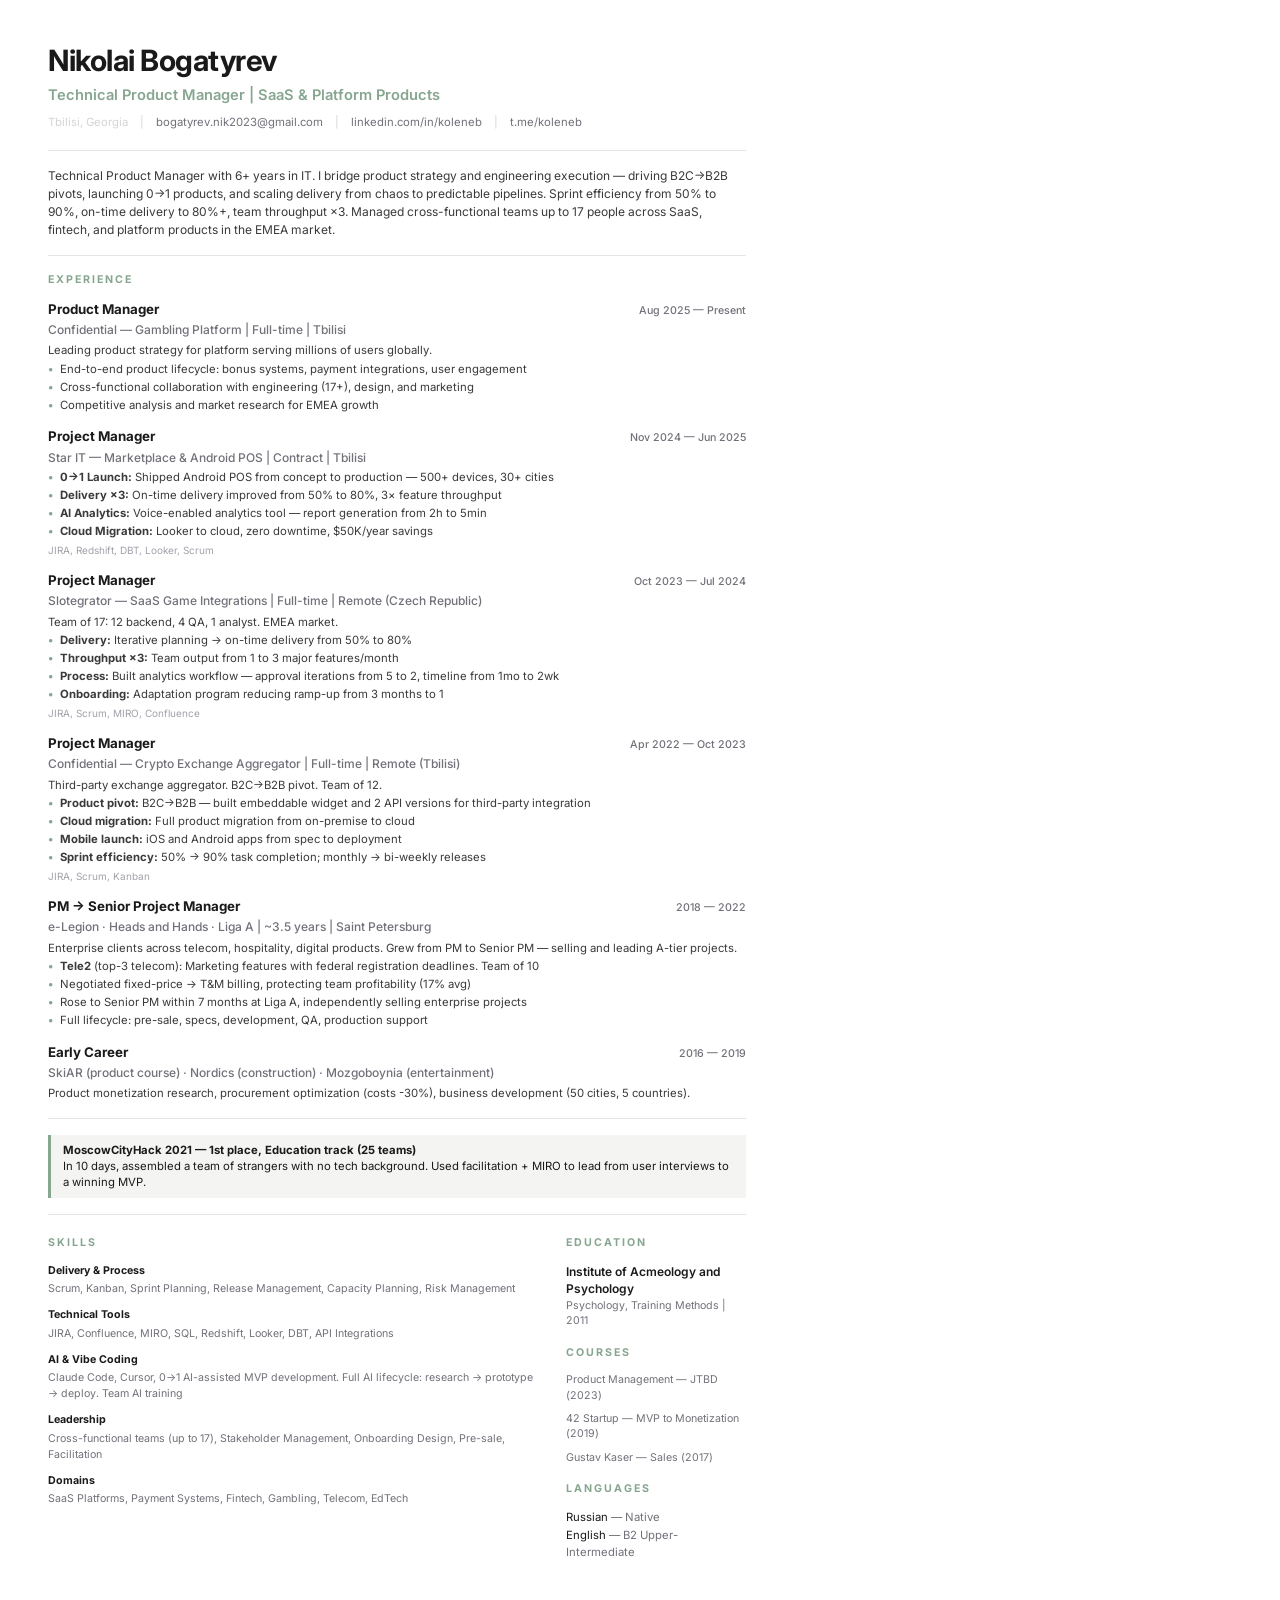
<file: docs/cv_en.html>
<!DOCTYPE html>
<html lang="en">
<head>
<meta charset="UTF-8">
<title>Nikolai Bogatyrev — CV</title>
<style>
  @import url('https://fonts.googleapis.com/css2?family=Inter:wght@400;500;600;700&display=swap');

  * { margin: 0; padding: 0; box-sizing: border-box; }

  body {
    font-family: 'Inter', -apple-system, sans-serif;
    font-size: 9.5pt;
    line-height: 1.45;
    color: #1A1A1A;
    padding: 40px 48px;
    max-width: 210mm;
  }

  a { color: #1A1A1A; text-decoration: none; }

  /* Header */
  .header { margin-bottom: 20px; }
  .name { font-size: 22pt; font-weight: 700; letter-spacing: -0.5px; margin-bottom: 2px; }
  .title { font-size: 11pt; font-weight: 600; color: #87A68F; margin-bottom: 8px; }
  .contacts { font-size: 8.5pt; color: #71717A; display: flex; gap: 12px; flex-wrap: wrap; }
  .contacts a { color: #71717A; }
  .contacts span { color: #D4D4D8; }

  /* Divider */
  hr { border: none; border-top: 1px solid #E4E4E7; margin: 16px 0; }

  /* Summary */
  .summary { font-size: 9pt; color: #3a3a3a; line-height: 1.5; margin-bottom: 4px; }

  /* Section */
  .section-title {
    font-size: 8pt;
    font-weight: 700;
    text-transform: uppercase;
    letter-spacing: 2px;
    color: #87A68F;
    margin-bottom: 12px;
    margin-top: 4px;
  }

  /* Experience */
  .exp-item { margin-bottom: 14px; page-break-inside: avoid; }
  .exp-header { display: flex; justify-content: space-between; align-items: baseline; margin-bottom: 2px; }
  .exp-role { font-size: 10pt; font-weight: 700; }
  .exp-date { font-size: 8pt; color: #71717A; font-weight: 500; white-space: nowrap; }
  .exp-company { font-size: 9pt; color: #71717A; font-weight: 500; margin-bottom: 4px; }
  .exp-desc { font-size: 8.5pt; color: #3a3a3a; margin-bottom: 3px; }

  ul.achievements {
    list-style: none;
    padding: 0;
    margin: 3px 0 0 0;
  }
  ul.achievements li {
    font-size: 8.5pt;
    color: #3a3a3a;
    padding-left: 12px;
    position: relative;
    margin-bottom: 2px;
    line-height: 1.4;
  }
  ul.achievements li::before {
    content: "\2022";
    color: #87A68F;
    font-weight: 700;
    position: absolute;
    left: 0;
  }

  .stack { font-size: 7.5pt; color: #A1A1AA; margin-top: 3px; }

  /* Two column layout */
  .two-col { display: flex; gap: 32px; }
  .two-col .main { flex: 1; }
  .two-col .side { width: 180px; flex-shrink: 0; }

  /* Skills */
  .skill-group { margin-bottom: 10px; }
  .skill-label { font-size: 8pt; font-weight: 700; color: #1A1A1A; margin-bottom: 3px; }
  .skill-list { font-size: 8pt; color: #71717A; line-height: 1.5; }

  /* Education */
  .edu-item { margin-bottom: 8px; }
  .edu-title { font-size: 9pt; font-weight: 600; }
  .edu-detail { font-size: 8pt; color: #71717A; }

  /* Hackathon highlight */
  .highlight-box {
    background: #F4F4F2;
    border-left: 3px solid #87A68F;
    padding: 8px 12px;
    margin: 8px 0;
    font-size: 8.5pt;
    line-height: 1.4;
  }
  .highlight-box strong { color: #1A1A1A; }

  /* Languages */
  .lang-item { font-size: 8.5pt; margin-bottom: 2px; }
  .lang-level { color: #71717A; }

  /* Print */
  @media print {
    body { padding: 30px 36px; }
    .exp-item { page-break-inside: avoid; }
  }

  @page {
    size: A4;
    margin: 12mm 14mm;
  }
</style>
</head>
<body>

<div class="header">
  <div class="name">Nikolai Bogatyrev</div>
  <div class="title">Technical Product Manager | SaaS & Platform Products</div>
  <div class="contacts">
    <span>Tbilisi, Georgia</span>
    <span>|</span>
    <a href="mailto:bogatyrev.nik2023@gmail.com">bogatyrev.nik2023@gmail.com</a>
    <span>|</span>
    <a href="https://linkedin.com/in/koleneb">linkedin.com/in/koleneb</a>
    <span>|</span>
    <a href="https://t.me/koleneb">t.me/koleneb</a>
  </div>
</div>

<hr>

<p class="summary">Technical Product Manager with 6+ years in IT. I bridge product strategy and engineering execution — driving B2C→B2B pivots, launching 0→1 products, and scaling delivery from chaos to predictable pipelines. Sprint efficiency from 50% to 90%, on-time delivery to 80%+, team throughput ×3. Managed cross-functional teams up to 17 people across SaaS, fintech, and platform products in the EMEA market.</p>

<hr>

<div class="section-title">Experience</div>

<div class="exp-item">
  <div class="exp-header">
    <span class="exp-role">Product Manager</span>
    <span class="exp-date">Aug 2025 — Present</span>
  </div>
  <div class="exp-company">Confidential — Gambling Platform | Full-time | Tbilisi</div>
  <div class="exp-desc">Leading product strategy for platform serving millions of users globally.</div>
  <ul class="achievements">
    <li>End-to-end product lifecycle: bonus systems, payment integrations, user engagement</li>
    <li>Cross-functional collaboration with engineering (17+), design, and marketing</li>
    <li>Competitive analysis and market research for EMEA growth</li>
  </ul>
</div>

<div class="exp-item">
  <div class="exp-header">
    <span class="exp-role">Project Manager</span>
    <span class="exp-date">Nov 2024 — Jun 2025</span>
  </div>
  <div class="exp-company">Star IT — Marketplace & Android POS | Contract | Tbilisi</div>
  <ul class="achievements">
    <li><strong>0→1 Launch:</strong> Shipped Android POS from concept to production — 500+ devices, 30+ cities</li>
    <li><strong>Delivery ×3:</strong> On-time delivery improved from 50% to 80%, 3× feature throughput</li>
    <li><strong>AI Analytics:</strong> Voice-enabled analytics tool — report generation from 2h to 5min</li>
    <li><strong>Cloud Migration:</strong> Looker to cloud, zero downtime, $50K/year savings</li>
  </ul>
  <div class="stack">JIRA, Redshift, DBT, Looker, Scrum</div>
</div>

<div class="exp-item">
  <div class="exp-header">
    <span class="exp-role">Project Manager</span>
    <span class="exp-date">Oct 2023 — Jul 2024</span>
  </div>
  <div class="exp-company">Slotegrator — SaaS Game Integrations | Full-time | Remote (Czech Republic)</div>
  <div class="exp-desc">Team of 17: 12 backend, 4 QA, 1 analyst. EMEA market.</div>
  <ul class="achievements">
    <li><strong>Delivery:</strong> Iterative planning → on-time delivery from 50% to 80%</li>
    <li><strong>Throughput ×3:</strong> Team output from 1 to 3 major features/month</li>
    <li><strong>Process:</strong> Built analytics workflow — approval iterations from 5 to 2, timeline from 1mo to 2wk</li>
    <li><strong>Onboarding:</strong> Adaptation program reducing ramp-up from 3 months to 1</li>
  </ul>
  <div class="stack">JIRA, Scrum, MIRO, Confluence</div>
</div>

<div class="exp-item">
  <div class="exp-header">
    <span class="exp-role">Project Manager</span>
    <span class="exp-date">Apr 2022 — Oct 2023</span>
  </div>
  <div class="exp-company">Confidential — Crypto Exchange Aggregator | Full-time | Remote (Tbilisi)</div>
  <div class="exp-desc">Third-party exchange aggregator. B2C→B2B pivot. Team of 12.</div>
  <ul class="achievements">
    <li><strong>Product pivot:</strong> B2C→B2B — built embeddable widget and 2 API versions for third-party integration</li>
    <li><strong>Cloud migration:</strong> Full product migration from on-premise to cloud</li>
    <li><strong>Mobile launch:</strong> iOS and Android apps from spec to deployment</li>
    <li><strong>Sprint efficiency:</strong> 50% → 90% task completion; monthly → bi-weekly releases</li>
  </ul>
  <div class="stack">JIRA, Scrum, Kanban</div>
</div>

<div class="exp-item">
  <div class="exp-header">
    <span class="exp-role">PM → Senior Project Manager</span>
    <span class="exp-date">2018 — 2022</span>
  </div>
  <div class="exp-company">e-Legion · Heads and Hands · Liga A | ~3.5 years | Saint Petersburg</div>
  <div class="exp-desc">Enterprise clients across telecom, hospitality, digital products. Grew from PM to Senior PM — selling and leading A-tier projects.</div>
  <ul class="achievements">
    <li><strong>Tele2</strong> (top-3 telecom): Marketing features with federal registration deadlines. Team of 10</li>
    <li>Negotiated fixed-price → T&M billing, protecting team profitability (17% avg)</li>
    <li>Rose to Senior PM within 7 months at Liga A, independently selling enterprise projects</li>
    <li>Full lifecycle: pre-sale, specs, development, QA, production support</li>
  </ul>
</div>

<div class="exp-item">
  <div class="exp-header">
    <span class="exp-role">Early Career</span>
    <span class="exp-date">2016 — 2019</span>
  </div>
  <div class="exp-company">SkiAR (product course) · Nordics (construction) · Mozgoboynia (entertainment)</div>
  <div class="exp-desc">Product monetization research, procurement optimization (costs -30%), business development (50 cities, 5 countries).</div>
</div>

<hr>

<div class="highlight-box">
  <strong>MoscowCityHack 2021 — 1st place, Education track (25 teams)</strong><br>
  In 10 days, assembled a team of strangers with no tech background. Used facilitation + MIRO to lead from user interviews to a winning MVP.
</div>

<hr>

<div class="two-col">
  <div class="main">
    <div class="section-title">Skills</div>
    <div class="skill-group">
      <div class="skill-label">Delivery & Process</div>
      <div class="skill-list">Scrum, Kanban, Sprint Planning, Release Management, Capacity Planning, Risk Management</div>
    </div>
    <div class="skill-group">
      <div class="skill-label">Technical Tools</div>
      <div class="skill-list">JIRA, Confluence, MIRO, SQL, Redshift, Looker, DBT, API Integrations</div>
    </div>
    <div class="skill-group">
      <div class="skill-label">AI & Vibe Coding</div>
      <div class="skill-list">Claude Code, Cursor, 0→1 AI-assisted MVP development. Full AI lifecycle: research → prototype → deploy. Team AI training</div>
    </div>
    <div class="skill-group">
      <div class="skill-label">Leadership</div>
      <div class="skill-list">Cross-functional teams (up to 17), Stakeholder Management, Onboarding Design, Pre-sale, Facilitation</div>
    </div>
    <div class="skill-group">
      <div class="skill-label">Domains</div>
      <div class="skill-list">SaaS Platforms, Payment Systems, Fintech, Gambling, Telecom, EdTech</div>
    </div>
  </div>
  <div class="side">
    <div class="section-title">Education</div>
    <div class="edu-item">
      <div class="edu-title">Institute of Acmeology and Psychology</div>
      <div class="edu-detail">Psychology, Training Methods | 2011</div>
    </div>

    <div class="section-title" style="margin-top:16px">Courses</div>
    <div class="edu-item">
      <div class="edu-detail">Product Management — JTBD (2023)</div>
    </div>
    <div class="edu-item">
      <div class="edu-detail">42 Startup — MVP to Monetization (2019)</div>
    </div>
    <div class="edu-item">
      <div class="edu-detail">Gustav Kaser — Sales (2017)</div>
    </div>

    <div class="section-title" style="margin-top:16px">Languages</div>
    <div class="lang-item">Russian <span class="lang-level">— Native</span></div>
    <div class="lang-item">English <span class="lang-level">— B2 Upper-Intermediate</span></div>
  </div>
</div>

</body>
</html>
</file>
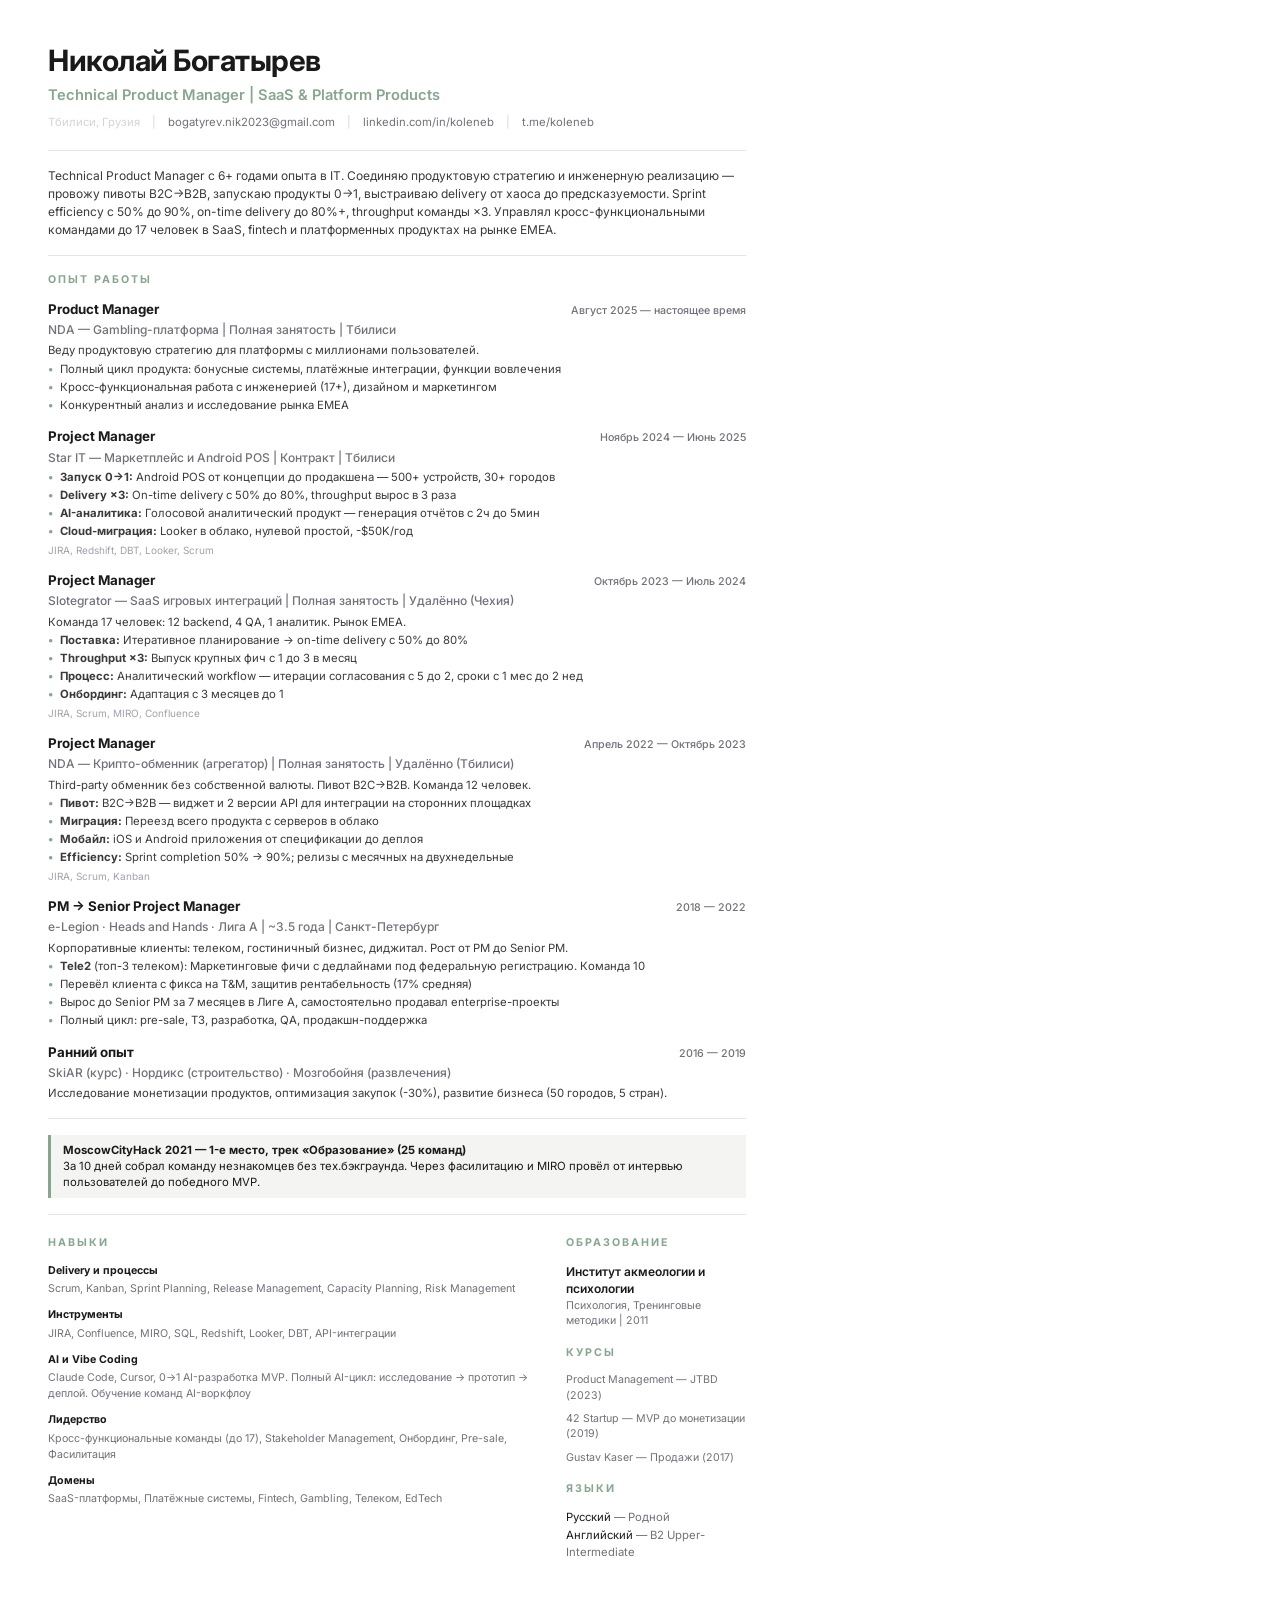
<file: docs/cv_ru.html>
<!DOCTYPE html>
<html lang="ru">
<head>
<meta charset="UTF-8">
<title>Николай Богатырев — CV</title>
<style>
  @import url('https://fonts.googleapis.com/css2?family=Inter:wght@400;500;600;700&display=swap');

  * { margin: 0; padding: 0; box-sizing: border-box; }

  body {
    font-family: 'Inter', -apple-system, sans-serif;
    font-size: 9.5pt;
    line-height: 1.45;
    color: #1A1A1A;
    padding: 40px 48px;
    max-width: 210mm;
  }

  a { color: #1A1A1A; text-decoration: none; }

  .header { margin-bottom: 20px; }
  .name { font-size: 22pt; font-weight: 700; letter-spacing: -0.5px; margin-bottom: 2px; }
  .title { font-size: 11pt; font-weight: 600; color: #87A68F; margin-bottom: 8px; }
  .contacts { font-size: 8.5pt; color: #71717A; display: flex; gap: 12px; flex-wrap: wrap; }
  .contacts a { color: #71717A; }
  .contacts span { color: #D4D4D8; }

  hr { border: none; border-top: 1px solid #E4E4E7; margin: 16px 0; }

  .summary { font-size: 9pt; color: #3a3a3a; line-height: 1.5; margin-bottom: 4px; }

  .section-title {
    font-size: 8pt;
    font-weight: 700;
    text-transform: uppercase;
    letter-spacing: 2px;
    color: #87A68F;
    margin-bottom: 12px;
    margin-top: 4px;
  }

  .exp-item { margin-bottom: 14px; page-break-inside: avoid; }
  .exp-header { display: flex; justify-content: space-between; align-items: baseline; margin-bottom: 2px; }
  .exp-role { font-size: 10pt; font-weight: 700; }
  .exp-date { font-size: 8pt; color: #71717A; font-weight: 500; white-space: nowrap; }
  .exp-company { font-size: 9pt; color: #71717A; font-weight: 500; margin-bottom: 4px; }
  .exp-desc { font-size: 8.5pt; color: #3a3a3a; margin-bottom: 3px; }

  ul.achievements { list-style: none; padding: 0; margin: 3px 0 0 0; }
  ul.achievements li {
    font-size: 8.5pt; color: #3a3a3a; padding-left: 12px;
    position: relative; margin-bottom: 2px; line-height: 1.4;
  }
  ul.achievements li::before {
    content: "\2022"; color: #87A68F; font-weight: 700; position: absolute; left: 0;
  }

  .stack { font-size: 7.5pt; color: #A1A1AA; margin-top: 3px; }

  .two-col { display: flex; gap: 32px; }
  .two-col .main { flex: 1; }
  .two-col .side { width: 180px; flex-shrink: 0; }

  .skill-group { margin-bottom: 10px; }
  .skill-label { font-size: 8pt; font-weight: 700; color: #1A1A1A; margin-bottom: 3px; }
  .skill-list { font-size: 8pt; color: #71717A; line-height: 1.5; }

  .edu-item { margin-bottom: 8px; }
  .edu-title { font-size: 9pt; font-weight: 600; }
  .edu-detail { font-size: 8pt; color: #71717A; }

  .highlight-box {
    background: #F4F4F2; border-left: 3px solid #87A68F;
    padding: 8px 12px; margin: 8px 0; font-size: 8.5pt; line-height: 1.4;
  }
  .highlight-box strong { color: #1A1A1A; }

  .lang-item { font-size: 8.5pt; margin-bottom: 2px; }
  .lang-level { color: #71717A; }

  @media print { body { padding: 30px 36px; } .exp-item { page-break-inside: avoid; } }
  @page { size: A4; margin: 12mm 14mm; }
</style>
</head>
<body>

<div class="header">
  <div class="name">Николай Богатырев</div>
  <div class="title">Technical Product Manager | SaaS & Platform Products</div>
  <div class="contacts">
    <span>Тбилиси, Грузия</span>
    <span>|</span>
    <a href="mailto:bogatyrev.nik2023@gmail.com">bogatyrev.nik2023@gmail.com</a>
    <span>|</span>
    <a href="https://linkedin.com/in/koleneb">linkedin.com/in/koleneb</a>
    <span>|</span>
    <a href="https://t.me/koleneb">t.me/koleneb</a>
  </div>
</div>

<hr>

<p class="summary">Technical Product Manager с 6+ годами опыта в IT. Соединяю продуктовую стратегию и инженерную реализацию — провожу пивоты B2C→B2B, запускаю продукты 0→1, выстраиваю delivery от хаоса до предсказуемости. Sprint efficiency с 50% до 90%, on-time delivery до 80%+, throughput команды ×3. Управлял кросс-функциональными командами до 17 человек в SaaS, fintech и платформенных продуктах на рынке EMEA.</p>

<hr>

<div class="section-title">Опыт работы</div>

<div class="exp-item">
  <div class="exp-header">
    <span class="exp-role">Product Manager</span>
    <span class="exp-date">Август 2025 — настоящее время</span>
  </div>
  <div class="exp-company">NDA — Gambling-платформа | Полная занятость | Тбилиси</div>
  <div class="exp-desc">Веду продуктовую стратегию для платформы с миллионами пользователей.</div>
  <ul class="achievements">
    <li>Полный цикл продукта: бонусные системы, платёжные интеграции, функции вовлечения</li>
    <li>Кросс-функциональная работа с инженерией (17+), дизайном и маркетингом</li>
    <li>Конкурентный анализ и исследование рынка EMEA</li>
  </ul>
</div>

<div class="exp-item">
  <div class="exp-header">
    <span class="exp-role">Project Manager</span>
    <span class="exp-date">Ноябрь 2024 — Июнь 2025</span>
  </div>
  <div class="exp-company">Star IT — Маркетплейс и Android POS | Контракт | Тбилиси</div>
  <ul class="achievements">
    <li><strong>Запуск 0→1:</strong> Android POS от концепции до продакшена — 500+ устройств, 30+ городов</li>
    <li><strong>Delivery ×3:</strong> On-time delivery с 50% до 80%, throughput вырос в 3 раза</li>
    <li><strong>AI-аналитика:</strong> Голосовой аналитический продукт — генерация отчётов с 2ч до 5мин</li>
    <li><strong>Cloud-миграция:</strong> Looker в облако, нулевой простой, -$50K/год</li>
  </ul>
  <div class="stack">JIRA, Redshift, DBT, Looker, Scrum</div>
</div>

<div class="exp-item">
  <div class="exp-header">
    <span class="exp-role">Project Manager</span>
    <span class="exp-date">Октябрь 2023 — Июль 2024</span>
  </div>
  <div class="exp-company">Slotegrator — SaaS игровых интеграций | Полная занятость | Удалённо (Чехия)</div>
  <div class="exp-desc">Команда 17 человек: 12 backend, 4 QA, 1 аналитик. Рынок EMEA.</div>
  <ul class="achievements">
    <li><strong>Поставка:</strong> Итеративное планирование → on-time delivery с 50% до 80%</li>
    <li><strong>Throughput ×3:</strong> Выпуск крупных фич с 1 до 3 в месяц</li>
    <li><strong>Процесс:</strong> Аналитический workflow — итерации согласования с 5 до 2, сроки с 1 мес до 2 нед</li>
    <li><strong>Онбординг:</strong> Адаптация с 3 месяцев до 1</li>
  </ul>
  <div class="stack">JIRA, Scrum, MIRO, Confluence</div>
</div>

<div class="exp-item">
  <div class="exp-header">
    <span class="exp-role">Project Manager</span>
    <span class="exp-date">Апрель 2022 — Октябрь 2023</span>
  </div>
  <div class="exp-company">NDA — Крипто-обменник (агрегатор) | Полная занятость | Удалённо (Тбилиси)</div>
  <div class="exp-desc">Third-party обменник без собственной валюты. Пивот B2C→B2B. Команда 12 человек.</div>
  <ul class="achievements">
    <li><strong>Пивот:</strong> B2C→B2B — виджет и 2 версии API для интеграции на сторонних площадках</li>
    <li><strong>Миграция:</strong> Переезд всего продукта с серверов в облако</li>
    <li><strong>Мобайл:</strong> iOS и Android приложения от спецификации до деплоя</li>
    <li><strong>Efficiency:</strong> Sprint completion 50% → 90%; релизы с месячных на двухнедельные</li>
  </ul>
  <div class="stack">JIRA, Scrum, Kanban</div>
</div>

<div class="exp-item">
  <div class="exp-header">
    <span class="exp-role">PM → Senior Project Manager</span>
    <span class="exp-date">2018 — 2022</span>
  </div>
  <div class="exp-company">e-Legion · Heads and Hands · Лига А | ~3.5 года | Санкт-Петербург</div>
  <div class="exp-desc">Корпоративные клиенты: телеком, гостиничный бизнес, диджитал. Рост от PM до Senior PM.</div>
  <ul class="achievements">
    <li><strong>Tele2</strong> (топ-3 телеком): Маркетинговые фичи с дедлайнами под федеральную регистрацию. Команда 10</li>
    <li>Перевёл клиента с фикса на T&M, защитив рентабельность (17% средняя)</li>
    <li>Вырос до Senior PM за 7 месяцев в Лиге А, самостоятельно продавал enterprise-проекты</li>
    <li>Полный цикл: pre-sale, ТЗ, разработка, QA, продакшн-поддержка</li>
  </ul>
</div>

<div class="exp-item">
  <div class="exp-header">
    <span class="exp-role">Ранний опыт</span>
    <span class="exp-date">2016 — 2019</span>
  </div>
  <div class="exp-company">SkiAR (курс) · Нордикс (строительство) · Мозгобойня (развлечения)</div>
  <div class="exp-desc">Исследование монетизации продуктов, оптимизация закупок (-30%), развитие бизнеса (50 городов, 5 стран).</div>
</div>

<hr>

<div class="highlight-box">
  <strong>MoscowCityHack 2021 — 1-е место, трек «Образование» (25 команд)</strong><br>
  За 10 дней собрал команду незнакомцев без тех.бэкграунда. Через фасилитацию и MIRO провёл от интервью пользователей до победного MVP.
</div>

<hr>

<div class="two-col">
  <div class="main">
    <div class="section-title">Навыки</div>
    <div class="skill-group">
      <div class="skill-label">Delivery и процессы</div>
      <div class="skill-list">Scrum, Kanban, Sprint Planning, Release Management, Capacity Planning, Risk Management</div>
    </div>
    <div class="skill-group">
      <div class="skill-label">Инструменты</div>
      <div class="skill-list">JIRA, Confluence, MIRO, SQL, Redshift, Looker, DBT, API-интеграции</div>
    </div>
    <div class="skill-group">
      <div class="skill-label">AI и Vibe Coding</div>
      <div class="skill-list">Claude Code, Cursor, 0→1 AI-разработка MVP. Полный AI-цикл: исследование → прототип → деплой. Обучение команд AI-воркфлоу</div>
    </div>
    <div class="skill-group">
      <div class="skill-label">Лидерство</div>
      <div class="skill-list">Кросс-функциональные команды (до 17), Stakeholder Management, Онбординг, Pre-sale, Фасилитация</div>
    </div>
    <div class="skill-group">
      <div class="skill-label">Домены</div>
      <div class="skill-list">SaaS-платформы, Платёжные системы, Fintech, Gambling, Телеком, EdTech</div>
    </div>
  </div>
  <div class="side">
    <div class="section-title">Образование</div>
    <div class="edu-item">
      <div class="edu-title">Институт акмеологии и психологии</div>
      <div class="edu-detail">Психология, Тренинговые методики | 2011</div>
    </div>

    <div class="section-title" style="margin-top:16px">Курсы</div>
    <div class="edu-item">
      <div class="edu-detail">Product Management — JTBD (2023)</div>
    </div>
    <div class="edu-item">
      <div class="edu-detail">42 Startup — MVP до монетизации (2019)</div>
    </div>
    <div class="edu-item">
      <div class="edu-detail">Gustav Kaser — Продажи (2017)</div>
    </div>

    <div class="section-title" style="margin-top:16px">Языки</div>
    <div class="lang-item">Русский <span class="lang-level">— Родной</span></div>
    <div class="lang-item">Английский <span class="lang-level">— B2 Upper-Intermediate</span></div>
  </div>
</div>

</body>
</html>
</file>
